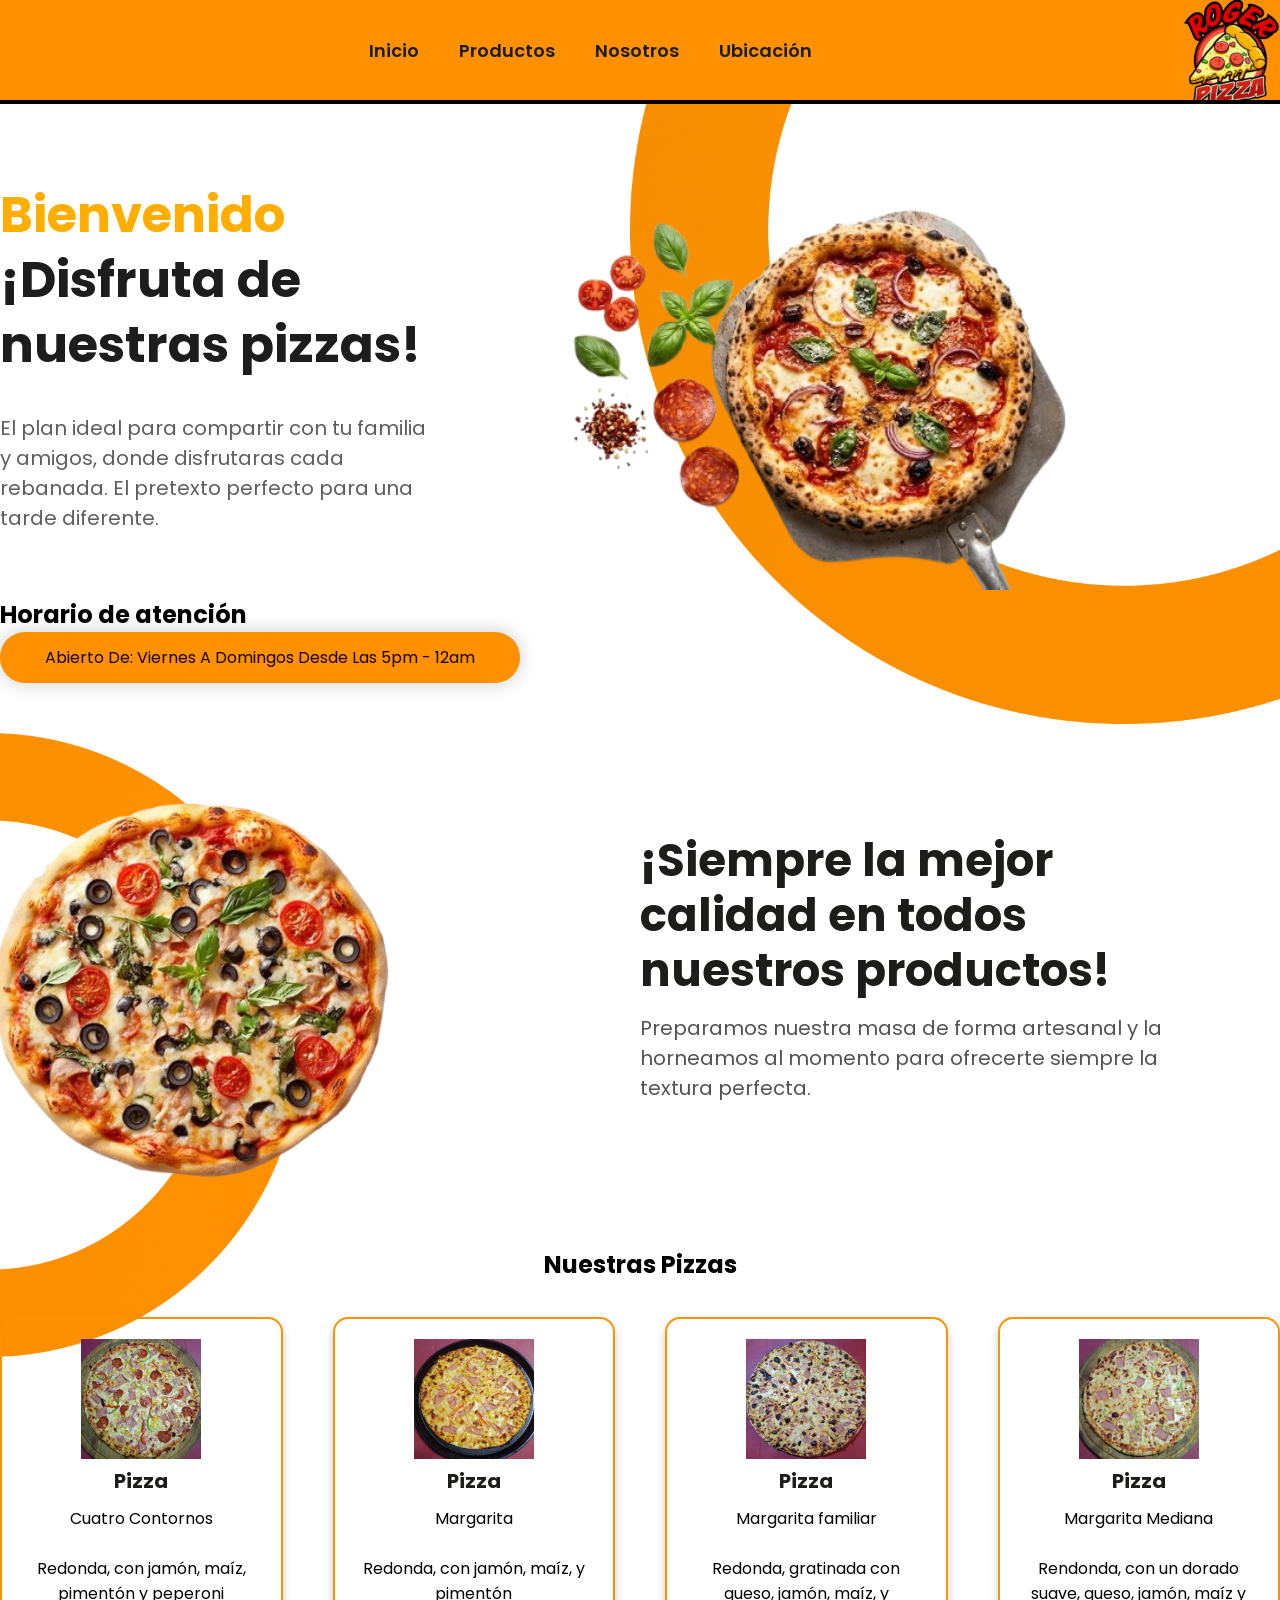
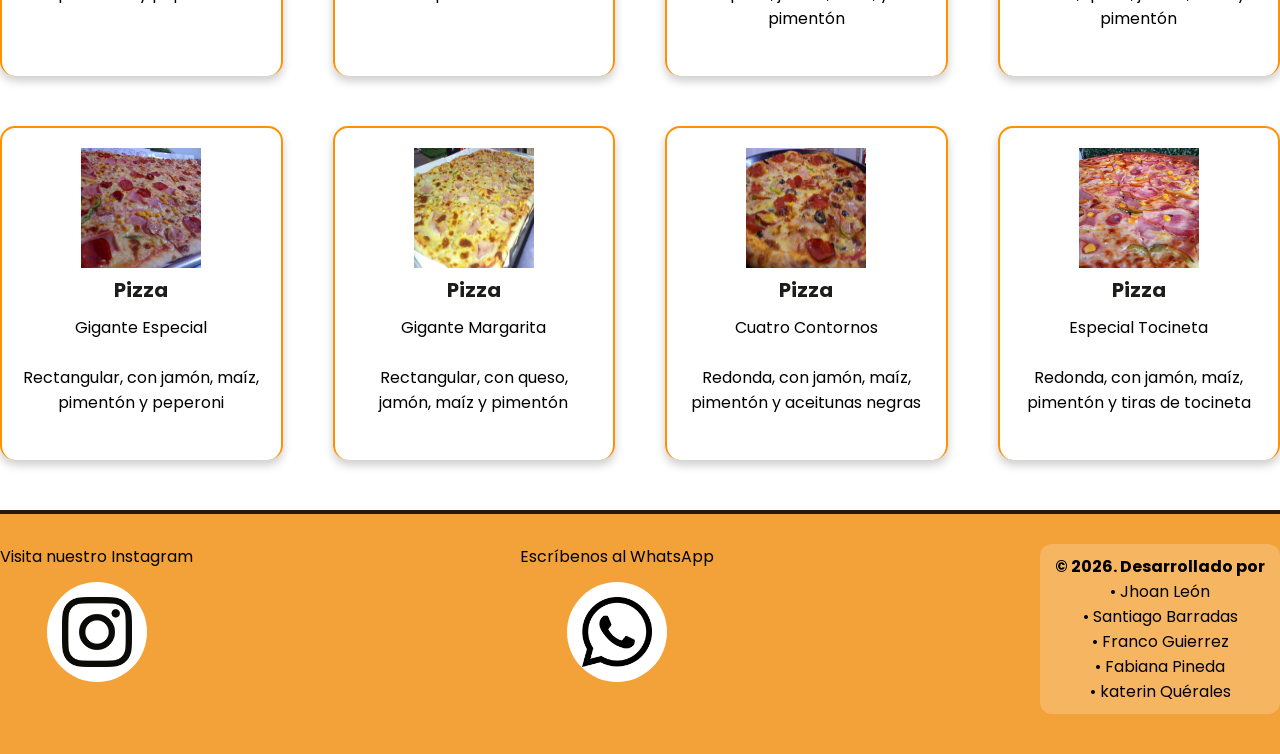
<file: index.html>
<!DOCTYPE html>
<html lang="es">
        
<head>
    <meta charset="UTF-8">
    <meta name="viewport" content="width=device-width, initial-scale=1.0">
    <title>Roger Pizza Web</title>
    <link rel="stylesheet" href="/CSS3/Estilos.css">
    <link rel="stylesheet" href="/CSS3/Responsive.css">
</head>

<body>

<!-- ----------------------------------------------------------------------------------------------------------------------- -->    
  
        <div class="menu">

            <input type="checkbox" id="menu">
            <label for="menu">
            <img src="images/menu.png" class="logo-menu" alt="">
            </label>

            <nav class="navbar">
                <ul>
                    <li><a href="index.html"> Inicio</a></li>
                    <li><a href="#p"> Productos</a></li>
                    <li><a href="pages/nosotros.html">Nosotros</a></li>
                    <li><a href="pages/ubicacion.html">Ubicación</a></li>
                </ul>
            </nav>

             <img src="images/logo-roger-pizzas.png " alt="" width="100px" class="logo">
       
        </div> 

<!-- ----------------------------------------------------------------------------------------------------------------------- -->

    <header class="header" id="i">


    <img class="semi-circulo-1" src="images/semi-circulo-1.png" alt="">

            <div class="header-content container">

                <div class="header-txt">
                    <h1><span>Bienvenido</span> ¡Disfruta de nuestras pizzas!</h1>
                    <p>El plan ideal para compartir con tu familia
                        y amigos, donde disfrutaras cada rebanada. El
                        pretexto perfecto para una tarde diferente.
                    </p>
                </div>

             <div class="header-img">
              <!--Esta parte es para colocar una imagen de la pizza en la parte deracha -->
                 <img src="images/Pizza-derecha-arriva.png" alt="">
             </div>
            </div>

    </header>

<!-- ----------------------------------------------------------------------------------------------------------------------- -->    

<section class="Horas-lavorales container">
        <h2>Horario de atención </h2>
    <p class="Horario"> Abierto de: viernes a domingos desde las 5pm - 12am</p>

</section>

<!-- ----------------------------------------------------------------------------------------------------------------------- -->

<section class="info">

    <img class="semi-circulo-2" src="images/semi-circulo-2.png" alt="">
    <div class="info-content container">

        <div class="info-img">
            <img src="images/breakfast.png" alt="">
        </div>

        <div class="info-txt">
            <h2>¡Siempre la mejor calidad en todos nuestros productos!</h2>
            <p> Preparamos nuestra masa de forma artesanal
            y la horneamos al momento para ofrecerte siempre la textura perfecta.
             </p>
        </div>

    </div>

</section>

<!-- ----------------------------------------------------------------------------------------------------------------------- -->

<main class="productos container" id="p">

    <h2>Nuestras Pizzas</h2>

    <div class="Box-container">

        <div class="Box">
            <img src="images/Pizza1.jpg" alt="">
            <div class="productos-txt">
                <h3>Pizza</h3>
                <p>Cuatro Contornos</p>
                <p class="precio">Redonda, con jamón, maíz, pimentón y peperoni</p>
            </div>
        </div>

        <div class="Box">
            <img src="images/Pizza2.jpg" alt="">
            <div class="productos-txt">
                <h3>Pizza</h3>
                <p>Margarita</p>
                <p class="precio">Redonda, con jamón, maíz, y pimentón</p>
            </div>
        </div>

        <div class="Box">
            <img src="images/Pizza3.jpg" alt="">
            <div class="productos-txt">
                <h3>Pizza</h3>
                <p>Margarita familiar</p>
                <p class="precio">Redonda, gratinada con queso, jamón, maíz, y pimentón</p>
            </div>
        </div>

        <div class="Box">
            <img src="images/Pizza4.jpg" alt="">
            <div class="productos-txt">
                <h3>Pizza</h3>
                <p>Margarita Mediana</p>
                <p class="precio">Rendonda, con un dorado suave, queso, jamón, maíz y pimentón</p>
            </div>
        </div>

        <div class="Box">
            <img src="images/Pizza5.jpg" alt="">
            <div class="productos-txt">
                <h3>Pizza</h3>
                <p>Gigante Especial</p>
                <p class="precio">Rectangular, con jamón, maíz, pimentón y peperoni</p>
            </div>
        </div>

        <div class="Box">
            <img src="images/Pizza6.jpg" alt="">
            <div class="productos-txt">
                <h3>Pizza</h3>
                <p>Gigante Margarita</p>
                <p class="precio">Rectangular, con queso, jamón, maíz y pimentón</p>
            </div>
        </div>

        <div class="Box">
            <img src="images/Pizza7.jpg" alt="">
            <div class="productos-txt">
                <h3>Pizza</h3>
                <p>Cuatro Contornos</p>
                <p class="precio">Redonda, con jamón, maíz, pimentón y aceitunas negras</p>
            </div>
        </div>

        <div class="Box">
            <img src="images/Pizza8.jpg" alt="">
            <div class="productos-txt">
                <h3>Pizza</h3>
                <p>Especial Tocineta</p>
                <p class="precio">Redonda, con jamón, maíz, pimentón y tiras de tocineta</p>
            </div>
        </div>

    </div>

</main>

<!-- ----------------------------------------------------------------------------------------------------------------------- -->

<!-- <section class="imagen-menu container">

    <div class="menu-txt">
        <h2>Nuestro Menú</h2>
        <p>Desde opciones individuales hasta nuestra pizza gigante para compartir a lo grande.
         Elige tu favorita y acompáñala con bebidas frías o una deliciosa barquilla.</p>
    </div>

    <div class="menu-img">
        <img src="images/menu-de-pizzas.jpg" alt="">
    </div>

</section> -->

<!-- ----------------------------------------------------------------------------------------------------------------------- -->

<footer class="footer" id="c">

    <div class="footer-content container">

        <div class="Instagram">
         <p>Visita nuestro Instagram</p>
            <a href="https://www.instagram.com/rogerpizzapavia/" aria-label="Visita nuestro perfil de instagram" target="_blank">
            <img class="icono-insta" src="images/instagram-glyph-seeklogo.ico" alt="instagram">
            </a>
        </div>
        
        <div class="whatsapp">
         <p>Escríbenos al WhatsApp</p>
            <a href="https://wa.link/tfyxzp" aria-label="Contactanos por whatsapp" target="_blank">
            <img class="icono-whatapp" src="images/whatsapp-glyph-black.ico" alt="whatsapp">
            </a>
       </div>

    <div class="Desarrolladores">
        <h4>© 2026. Desarrollado por</h4>
        <ul>
            <li>• Jhoan León</li>
            <li>• Santiago Barradas</li>
            <li>• Franco Guierrez</li>
            <li>• Fabiana Pineda</li>
            <li>• katerin Quérales</li>
        </ul>
    </div>

    </div>

</footer>

<!-- ----------------------------------------------------------------------------------------------------------------------- -->

</body>

</html>
</file>
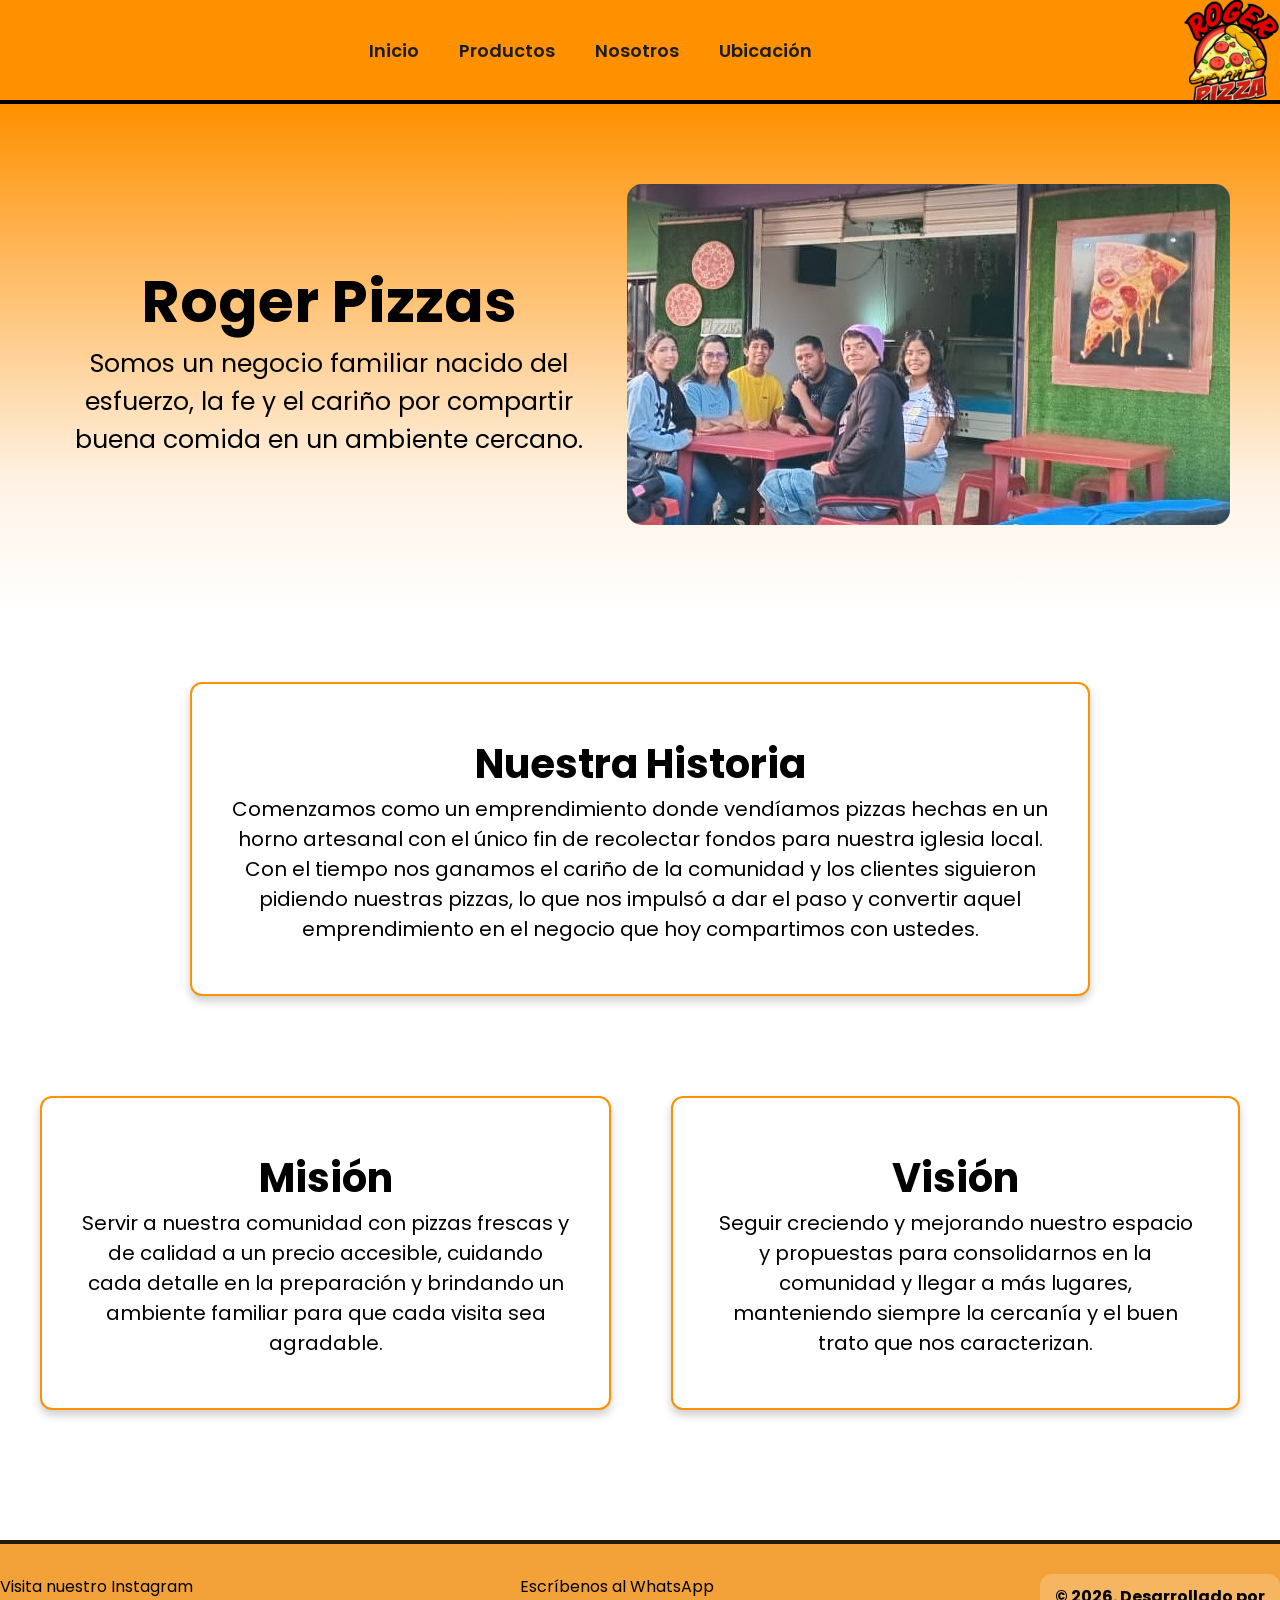
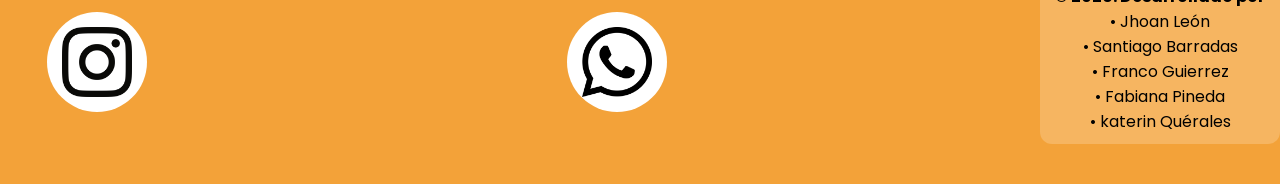
<file: pages/nosotros.html>
<!DOCTYPE html>
<html lang="es">
        
<head>
    <meta charset="UTF-8">
    <meta name="viewport" content="width=device-width, initial-scale=1.0">
    <title>Roger Pizza Web</title>
    <link rel="stylesheet" href="../CSS3/Estilos.css">
    <link rel="stylesheet" href="../CSS3/Responsive.css">
    <link rel="stylesheet" href="../CSS3/pageNosotros.css">
</head>

<body>
  
<!-- ----------------------------------------------------------------------------------------------------------------------- -->


        <div class="menu">

            <input type="checkbox" id="menu">
            <label for="menu">
            <img src="../images/menu.png" class="logo-menu" alt="">
            </label>

            <nav class="navbar">
                <ul>
                    <li><a href="../index.html"> Inicio</a></li>
                    <li><a href="../index.html#p"> Productos</a></li>
                    <li><a href="../pages/nosotros.html">Nosotros</a></li>
                    <li><a href="../pages/ubicacion.html">Ubicación</a></li>
                </ul>
            </nav>

             <img src="../images/logo-roger-pizzas.png " alt="" width="100px" class="logo">
       
        </div> 

<!-- ----------------------------------------------------------------------------------------------------------------------- -->

    <main>

        <section class="nosotros">
            <div class="nosotros-txt">
                <h1 class="Comunidad">Roger Pizzas</h1>
                <p>Somos un negocio familiar nacido del esfuerzo, la fe y el cariño por compartir
                    buena comida en un ambiente cercano.
                </p>
            </div>
            <div class="nosotros-img">    
                <img src="../images/Nosotros.jpg" alt="">
            </div>
        </section>


        <section class="historia tarjeta">
            <h2>Nuestra Historia</h2>
            <p>
                Comenzamos como un emprendimiento donde vendíamos pizzas hechas en un horno artesanal
                con el único fin de recolectar fondos para nuestra iglesia local. Con el tiempo nos ganamos el
                cariño de la comunidad y los clientes siguieron pidiendo nuestras pizzas, lo que nos impulsó 
                a dar el paso y convertir aquel emprendimiento en el negocio que hoy compartimos con ustedes.
            </p>
        </section>

        <section class="Misión-Visión">

            <div class="Misión tarjeta">
                <h2>Misión</h2>
                    <p>
                        Servir a nuestra comunidad con pizzas frescas y de calidad a un precio accesible,
                        cuidando cada detalle en la preparación y brindando un ambiente familiar para que 
                        cada visita sea agradable.
                    </p>
            </div>

            <div class="Visión tarjeta">
                <h2>Visión</h2>
                    <p>
                        Seguir creciendo y mejorando nuestro espacio y propuestas para consolidarnos en la
                        comunidad y llegar a más lugares, manteniendo siempre la cercanía y el buen trato
                        que nos caracterizan.
                    </p>
            </div>

        </section>

    </main>
    
<!-- ----------------------------------------------------------------------------------------------------------------------- -->

        <footer class="footer" id="c">

    <div class="footer-content container">

        <div class="Instagram">
         <p>Visita nuestro Instagram</p>
            <a href="https://www.instagram.com/rogerpizzapavia/" aria-label="Visita nuestro perfil de instagram" target="_blank">
            <img class="icono-insta" src="../images/instagram-glyph-seeklogo.ico" alt="instagram">
            </a>
        </div>
        
        <div class="whatsapp">
         <p>Escríbenos al WhatsApp</p>
            <a href="https://wa.link/tfyxzp" aria-label="Contactanos por whatsapp" target="_blank">
            <img class="icono-whatapp" src="../images/whatsapp-glyph-black.ico" alt="whatsapp">
            </a>
       </div>

    <div class="Desarrolladores">
        <h4>© 2026. Desarrollado por</h4>
        <ul>
            <li>• Jhoan León</li>
            <li>• Santiago Barradas</li>
            <li>• Franco Guierrez</li>
            <li>• Fabiana Pineda</li>
            <li>• katerin Quérales</li>
        </ul>
    </div>

    </div>

</footer>
</body>      
</html>
</file>
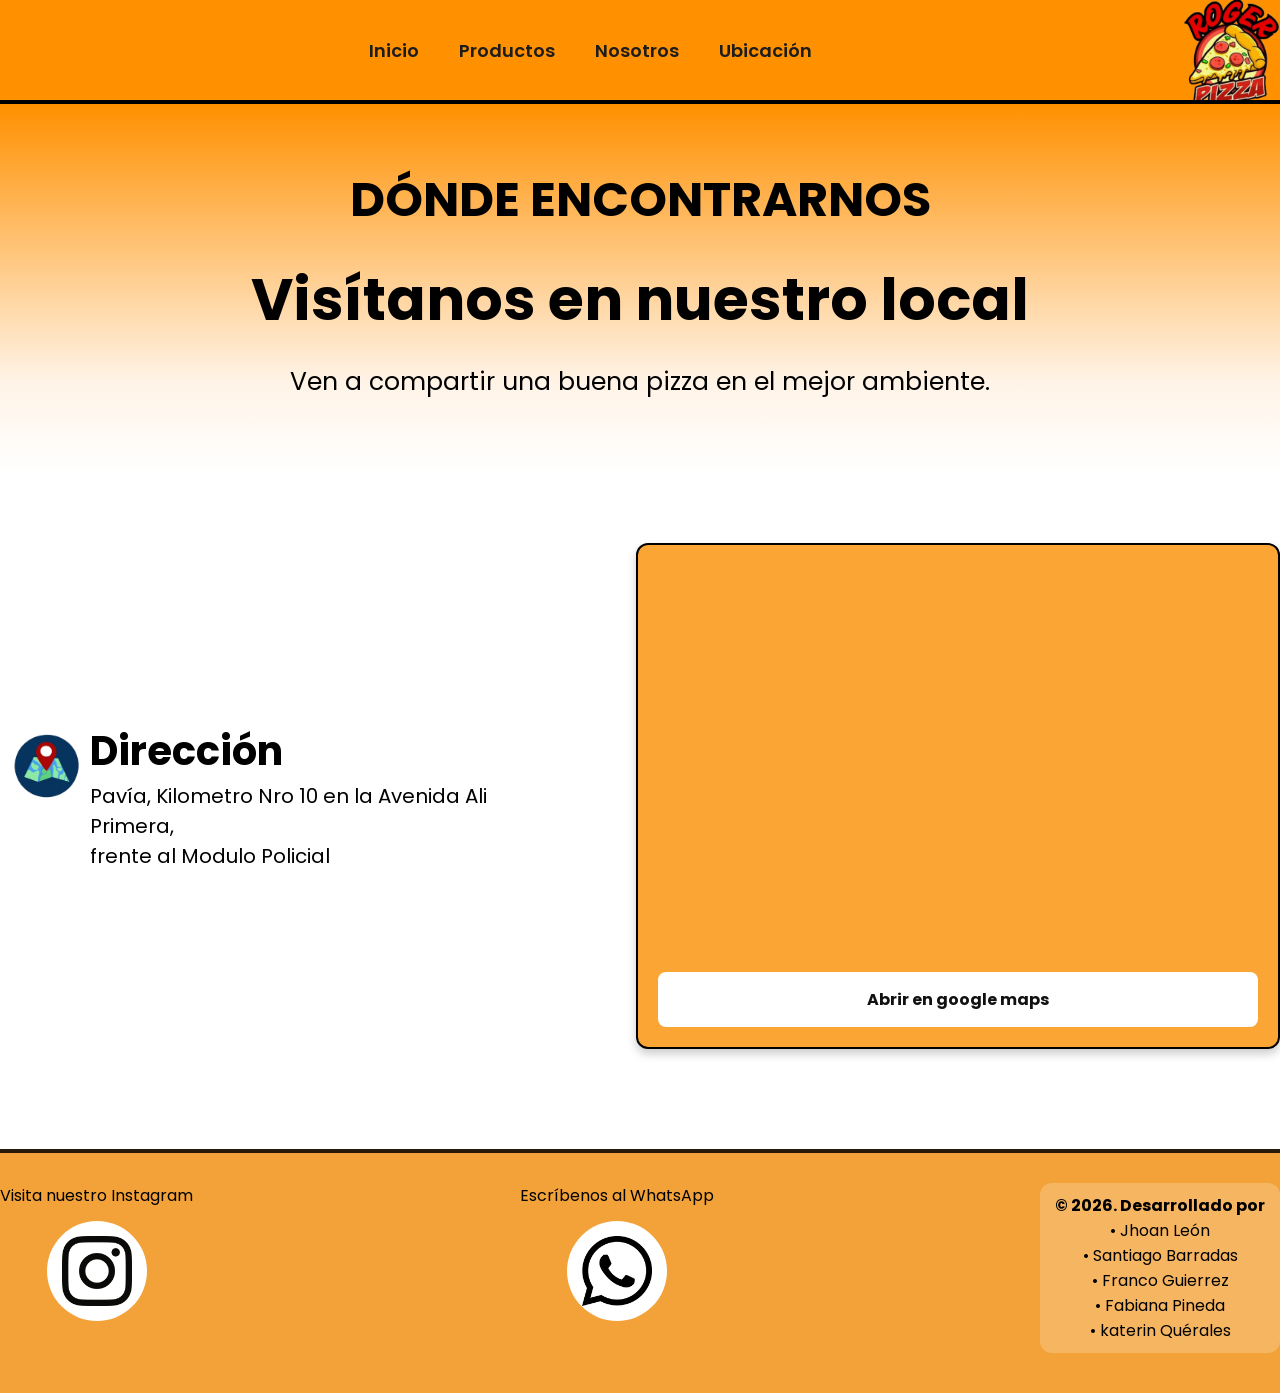
<file: pages/ubicacion.html>
<!DOCTYPE html>
<html lang="es">
        
<head>
    <meta charset="UTF-8">
    <meta name="viewport" content="width=device-width, initial-scale=1.0">
    <title>Roger Pizza Web</title>
    <link rel="stylesheet" href="../CSS3/Estilos.css">
    <link rel="stylesheet" href="../CSS3/Responsive.css">
    <link rel="stylesheet" href="../CSS3/pageUbicacion.css">
</head>

<body>

<!-- ----------------------------------------------------------------------------------------------------------------------- -->

        <div class="menu">

            <input type="checkbox" id="menu">
            <label for="menu">
            <img src="../images/menu.png" class="logo-menu" alt="">
            </label>

            <nav class="navbar">
                <ul>
                    <li><a href="../index.html"> Inicio</a></li>
                    <li><a href="../index.html#p"> Productos</a></li>
                    <li><a href="../pages/nosotros.html">Nosotros</a></li>
                    <li><a href="../pages/ubicacion.html">Ubicación</a></li>
                </ul>
            </nav>

             <img src="../images/logo-roger-pizzas.png " alt="" width="100px" class="logo">
       
        </div> 

<!-- ----------------------------------------------------------------------------------------------------------------------- -->

<main>

    <section class="ubicacion">
        <div class="ubicacion-txt">
            <h2>DÓNDE ENCONTRARNOS</h2>
            <h1>Visítanos en nuestro local</h1>
            <p>Ven a compartir una buena pizza en el mejor ambiente.</p>
        </div>
    </section>


     <section class="direccion">
        <div class="direccion-info">
            <div class="direccion-img">
                <img src="../images/ubicación.png" alt="">
            </div>
        <div class="direccion-txt">
            <h2>Dirección</h2>
            <p>Pavía, Kilometro Nro 10 en la Avenida Ali Primera,
                <br> frente al Modulo Policial</p>   
        </div>
        </div>
        <div class="direccion-maps">    

            <iframe src="https://www.google.com/maps/embed?pb=!1m17!1m12!1m3!1d3927.97200853594!2d-69.43810752496749!3d10.101376890009442!2m3!1f0!2f0!3f0!3m2!1i1024!2i768!4f13.1!3m2!1m1!2zMTDCsDA2JzA1LjAiTiA2OcKwMjYnMDcuOSJX!5e0!3m2!1ses!2sve!4v1795556520611!5m2!1ses!2sve"
            allowfullscreen="" loading="lazy" referrerpolicy="strict-origin-when-cross-origin"></iframe>

            <a class="boton-maps" href="https://maps.app.goo.gl/wF2aevLLWtCZkSNM9" target="_blank" rel="noopener noreferrer">Abrir en google maps</a>
        </div>
    </section>


        
</main>

<!-- ----------------------------------------------------------------------------------------------------------------------- -->

       <footer class="footer" id="c">

    <div class="footer-content container">

        <div class="Instagram">
         <p>Visita nuestro Instagram</p>
            <a href="https://www.instagram.com/rogerpizzapavia/" aria-label="Visita nuestro perfil de instagram" target="_blank">
            <img class="icono-insta" src="../images/instagram-glyph-seeklogo.ico" alt="instagram">
            </a>
        </div>
        
        <div class="whatsapp">
         <p>Escríbenos al WhatsApp</p>
            <a href="https://wa.link/tfyxzp" aria-label="Contactanos por whatsapp" target="_blank">
            <img class="icono-whatapp" src="../images/whatsapp-glyph-black.ico" alt="whatsapp">
            </a>
       </div>

    <div class="Desarrolladores">
        <h4>© 2026. Desarrollado por</h4>
        <ul>
            <li>• Jhoan León</li>
            <li>• Santiago Barradas</li>
            <li>• Franco Guierrez</li>
            <li>• Fabiana Pineda</li>
            <li>• katerin Quérales</li>
        </ul>
    </div>

    </div>

</footer>
</body>      
</html>
</file>
<file: CSS3/Estilos.css>
@import url('https://fonts.googleapis.com/css2?family=Poppins:wght@400;500;600;700;800&display=swap');

body,html{
    font-family: "Poppins", sans-serif;
}

* {
    margin: 0;
    padding: 0;
    box-sizing: border-box;
    text-decoration: none;
    list-style: none;
}

.container {
    max-width: 1300px;
    margin: 0 auto;
}


.menu {
    position: sticky;
    top: 0;
    z-index: 1001;
    background-color:  #FF9000 ;
    display: flex;
    align-items: center;
    justify-content: space-between;
    border-bottom: 4px solid black;
}

.menu .navbar ul li {
    float: left;
}

.menu .navbar ul li a {
    font-size: 18px;
    padding: 20px;
    font-weight: 600;
    color: #1D1D1D;
    display: block;
}

.menu .navbar ul li a:hover{
    color: #FFFFFF;
}

#menu{
    display: none;
}

.logo-menu{
    width: 25px;
}

.logo-menu{
    cursor: pointer;
}

.logo-menu{
    display: none;
}

.semi-circulo-1 {
    position: absolute;
    width: 650px;
    top: 99px;
    right: 0;
    z-index: -1;
}

.header-img img{
    margin-top: 50px;
    width: 800px;
}

.header-content {
    display: flex;
    align-items: center;
}

.header-txt{
    width: 50%;
    margin-right: 50px;
    margin-top: 60px;
}

.header-txt h1{
    font-size: 50px;
    line-height: 65px;
    color: #1D1D1D;
    margin-bottom: 35px;
}

.header-txt p{
    font-size: 20px;
    color: #5e5e5e;
    margin-bottom: 45px;
}

.header-txt span{
    color: #ffae00;
}


.Horario{
    display: inline-block;
    padding: 13px 45px;
    border-radius: 25px;
    background-color: #ff9000;
    font-size: 16px;
    color: rgb(21, 1, 1);
    text-transform: capitalize;
    box-shadow: 0 0 20px rgba(0, 0, 0, 0.2);
}

.Pizzas-clasicas-content{
    display: flex;
}


.semi-circulo-2{
    position: absolute;
    width: 300px;
    z-index: -1;
    top: 50px;
}

.info{
    padding: 80px 0 30px 0;
    position: relative;
}

.info-content{
    display: flex;
    align-items: center;
}

.info-img{
    width: 50%;
    text-align: left;
}

.info-img img{
    width: 450px;
    margin-left: -30px;
}

.info-txt{
    width: 45%;
}

.info-txt h2{
    font-size: 45px;
    line-height: 55px;
    color: #1D1D1B;
    margin-bottom: 15px;
}

.info-txt p{
    font-size: 20px;
    color: #535353;
    margin-bottom: 45px;
}

.productos{
    padding: 0 0 50px 0;
    text-align: center;
}

.Box-container{
    margin-top: 35px;
    display: grid;
    grid-template-columns: repeat(auto-fit, minmax(250px, 1fr));
    gap: 50px;
}

.Box{
    border-top: 2px solid #ff9000;
    border-left: 2px solid #FF9000;
    border-right: 2px solid #FF9000;
    padding: 20px;
    border-radius: 15px;
    z-index: 1000;
    box-shadow: 0 5px 10px rgba(0, 0, 0, 0.2);
}

.Box:hover img{
    transform: scale(1.1);
    transition: transform 0.2s ease;
}


.Box img{
    width: 120px;
    height: 120px;
}

.productos-txt h3{
    font-size: 20px;
    color: #1D1D1B;
    margin-bottom: 10px;
}

.productos-txt p{
    margin-bottom: 25px;
}
    
.imagen-menu{
    padding: 30px 0;
    display: flex;
    align-items: center;
}

.imagen-menu h2{
    font-size: 45px;
    line-height: 55px;
    color: #1D1D1B;
    margin-bottom: 15px;
}

.imagen-menu p {
    font-size: 16px;
    color: #535353;
    margin-bottom: 45px;
}

.menu-txt{
    width: 50%;
}

.menu-txt p{
    font-size: 20px;
}

.menu-img{
    width: 50%;
    text-align: center;
}

.menu-img img{
    width: 450px;
}


.footer{
    padding: 30px 0;
    background-color: #f3a239;
    border-top: 4px solid #251a0c;
}

 .footer-content{
    display: flex;
    justify-content: space-between;
    text-align: center; 
} 

.Instagram a, .whatsapp a{
   display: inline-flex;
    background-color: #FFFFFF;
    justify-content: center;
    align-items: center;
    border-radius: 50%;
     width: 100px;
    height: 100px;
   

}

.Instagram p, .whatsapp p{
    margin-bottom: 13px;
}

.icono-insta, .icono-whatapp{
    width: 70px;
}

.Desarrolladores{
   
  background-color: rgba(255, 255, 255, 0.2); 
  padding: 10px 15px;   
   border-radius: 12px;
    font-size: 16px;
    margin-bottom: 10px;
}
</file>
<file: CSS3/Responsive.css>
@media (max-width: 991px){

    .logo{
       display: block; 
       width: 100px;
       margin: 0 auto;
    }

    .logo-menu{
        display: block;
    }

    .menu{
       padding: 20px;
       justify-content: center;
    }

    .menu label{
        padding: 20px;
        left: 20px;
        position: absolute;
        display: block;
        top: 20px;
    }

    .menu .navbar{
        position: absolute;
        top: 80px;
        left: 0;
        right: 0;
        background-color: #ff9000;
        display: none;
    }

    .menu .navbar ul li{
        width: 100%;
    }

    .menu .navbar ul li a:hover{
        color: #FFFFFF;
    }

    .Horas-lavorales h2{
        text-align: center;
        margin-bottom: 10px;
    }

    .Horario{
        display: block;
        width: fit-content;
        margin: 0 auto;
    }


   #menu:checked ~ .navbar{
    display: initial;
   }

    .semi-circulo-1{
        display: none;
    }

    .header-content{
        padding: 100px 30px 30px 30px;
        flex-direction: column;
    }

    .header-content h1{
        margin-top: 40px;
    }

    .header-txt{
        text-align: center;
        width: 100%;
        margin: 0 0 25px 0;
    }

    .header-txt h1{
        font-size: 45px;
        line-height: 55px;
        margin-bottom: 20px;
    }

    .header-txt p{
        margin-bottom: 20px;
    }

    .header-img{
        width: 100%;
        text-align: center;
    }

    .header-img img{
        width: 300px;
    }

    .info{
        padding: 30px;
    }

    .semi-circulo-2{
        display: none;
    }

    .info-content{
        flex-direction: column;
    }

    .info-img{
        width: 100%;
        text-align: center;
    }

    .info-img img{
        width: 250px;
        margin-left: 0;
    }

    .info-txt{
        width: 100%;
        text-align: center;
    }

    .productos{
        padding: 30px;
    }

    .Box-container{
        margin-top: 25px;
    }

    .imagen-menu{
        flex-direction: column;
        padding: 30px;
    }

    .menu-txt{
        width: 100%;
        text-align: center;
    }

    .menu-img{
        width: 100%;
        text-align: center;
    }

    .menu-img img{
        width: 300px;
    }

    .footer{
        padding: 30px 15px;
    }

    .footer-content{
        flex-direction: row;
        flex-wrap: wrap;
        justify-content: center;
        gap: 20px 15px;
    }

    .Instagram, .whatsapp{
        width: 45%;
        flex-direction: column;
        align-items: center;
    }

    .Desarrolladores{
        width: 100%;
    }
    
}
</file>
<file: CSS3/pageNosotros.css>
.nosotros{
    display: flex;
    background: linear-gradient(180deg, #FF9000 0%, #fff3e6 75%, #ffffff 100%);
    margin: 0 auto;
    align-items: center;
    justify-content: space-between;
    margin-bottom: 70px;
    padding: 80px 50px;
    gap: 20px;
}

.nosotros-txt h1{
    font-size: 58px;
    text-align: center;
}

.nosotros-txt p{
    font-size: 25px;
    text-align: center;
}

.nosotros-img img{
    border-radius: 15px;
}

.tarjeta{
    background-color: #FFFFFF;
    border: 2px solid #FF9000;
    border-radius: 12px;
    max-width: 900px;
    margin: 0 auto;
    margin-bottom: 100px;
    padding: 50px 40px;
    text-align: center;
    box-shadow: 0 5px 10px rgba(0, 0, 0, 0.2);
}

.tarjeta h2{
    font-size: 40px;
}

.tarjeta p{
    font-size: 20px;
}

.tarjeta:hover{
    transform: scale(1.1);
    transition: transform 0.7s ease;
}

.Misión-Visión{
    display: flex;
    justify-content: center;
    gap: 60px;
    max-width: 1200px;
    margin: 30px auto;
}

@media (max-width: 991px) {
    .nosotros{
        flex-direction: column;
        padding: 45px 20px;
        margin-bottom: 40px;
    }

    .nosotros-txt h1{
        font-size: 34px;
        margin-bottom: 12px;
    }

    .nosotros-txt p{
        font-size: 20px;
    }

    .nosotros-img img{
        width: 100%;
        max-width: 550px;
        height: auto;
    }

    .Misión-Visión{
        flex-direction: column;
        gap: 0;
        margin: 0 auto 40px auto;
    }

    .tarjeta{
        margin: 0 15px 40px 15px;
        padding: 35px 22px;
    }

    .tarjeta h2{
        font-size: 28px;
        margin-bottom: 15px;
    }

    .tarjeta p{
        font-size: 20px;
    }
}
</file>
<file: CSS3/pageUbicacion.css>
.ubicacion{
    background: linear-gradient(180deg, #FF9000 0%, #fff3e6 75%, #ffffff 100%);
    margin-bottom: 70px;
    padding: 60px 50px;
}

.ubicacion-txt{
    text-align: center;
}

.ubicacion-txt h2{
    font-size: 48px;
    margin-bottom: 20px;
}

.ubicacion-txt h1{
    font-size: 58px;
    margin-bottom: 20px;
}

.ubicacion-txt p{
    font-size: 25px;
    margin-bottom: 12px;
}

.direccion{
    display: flex;
    align-items: center;
    justify-content: center;
    margin: 0 auto;
    gap: 100px;
    margin-bottom: 100px;
}

.direccion h2{
    font-size: 40px;
}

.direccion p{
    font-size: 20px;
}


.direccion-info{
    display: flex;
}

.direccion-img img{
    width: 90px;;
}

.direccion-maps{
    background-color: #fba535;
    padding: 20px;
    border-radius: 12px;
    border: 2px solid #000000 ;
    box-shadow: 0 5px 10px rgba(0, 0, 0, 0.2);
}

.direccion-maps iframe{
    width: 600px;
    height: 400px;
    border: 0;
}

.boton-maps{
    display: block;
    background-color: #ffffff;
    color: #111111;
    font-weight: bold;
    text-align: center;
    text-decoration: none;
    padding: 15px;
    border-radius: 8px;
}

@media (max-width: 991px) {
    .ubicacion-txt h2{
        font-size: 35px;
        margin-bottom: 12px;
    }

    .ubicacion-txt h1{
        font-size: 34px;
        margin-bottom: 12px;
    }

    .ubicacion-txt p{
        font-size: 25px;
        margin-bottom: 12px;
    }

    .direccion{
       flex-direction: column;
    }

    .direccion p{
        font-size: 23px;
        
    }

    .direccion-maps{
        width: 100%;
        padding: 15px;
    }

    .direccion-maps iframe{
        width: 360px;
        height: 210px;
        border: 0;
}

}
</file>
